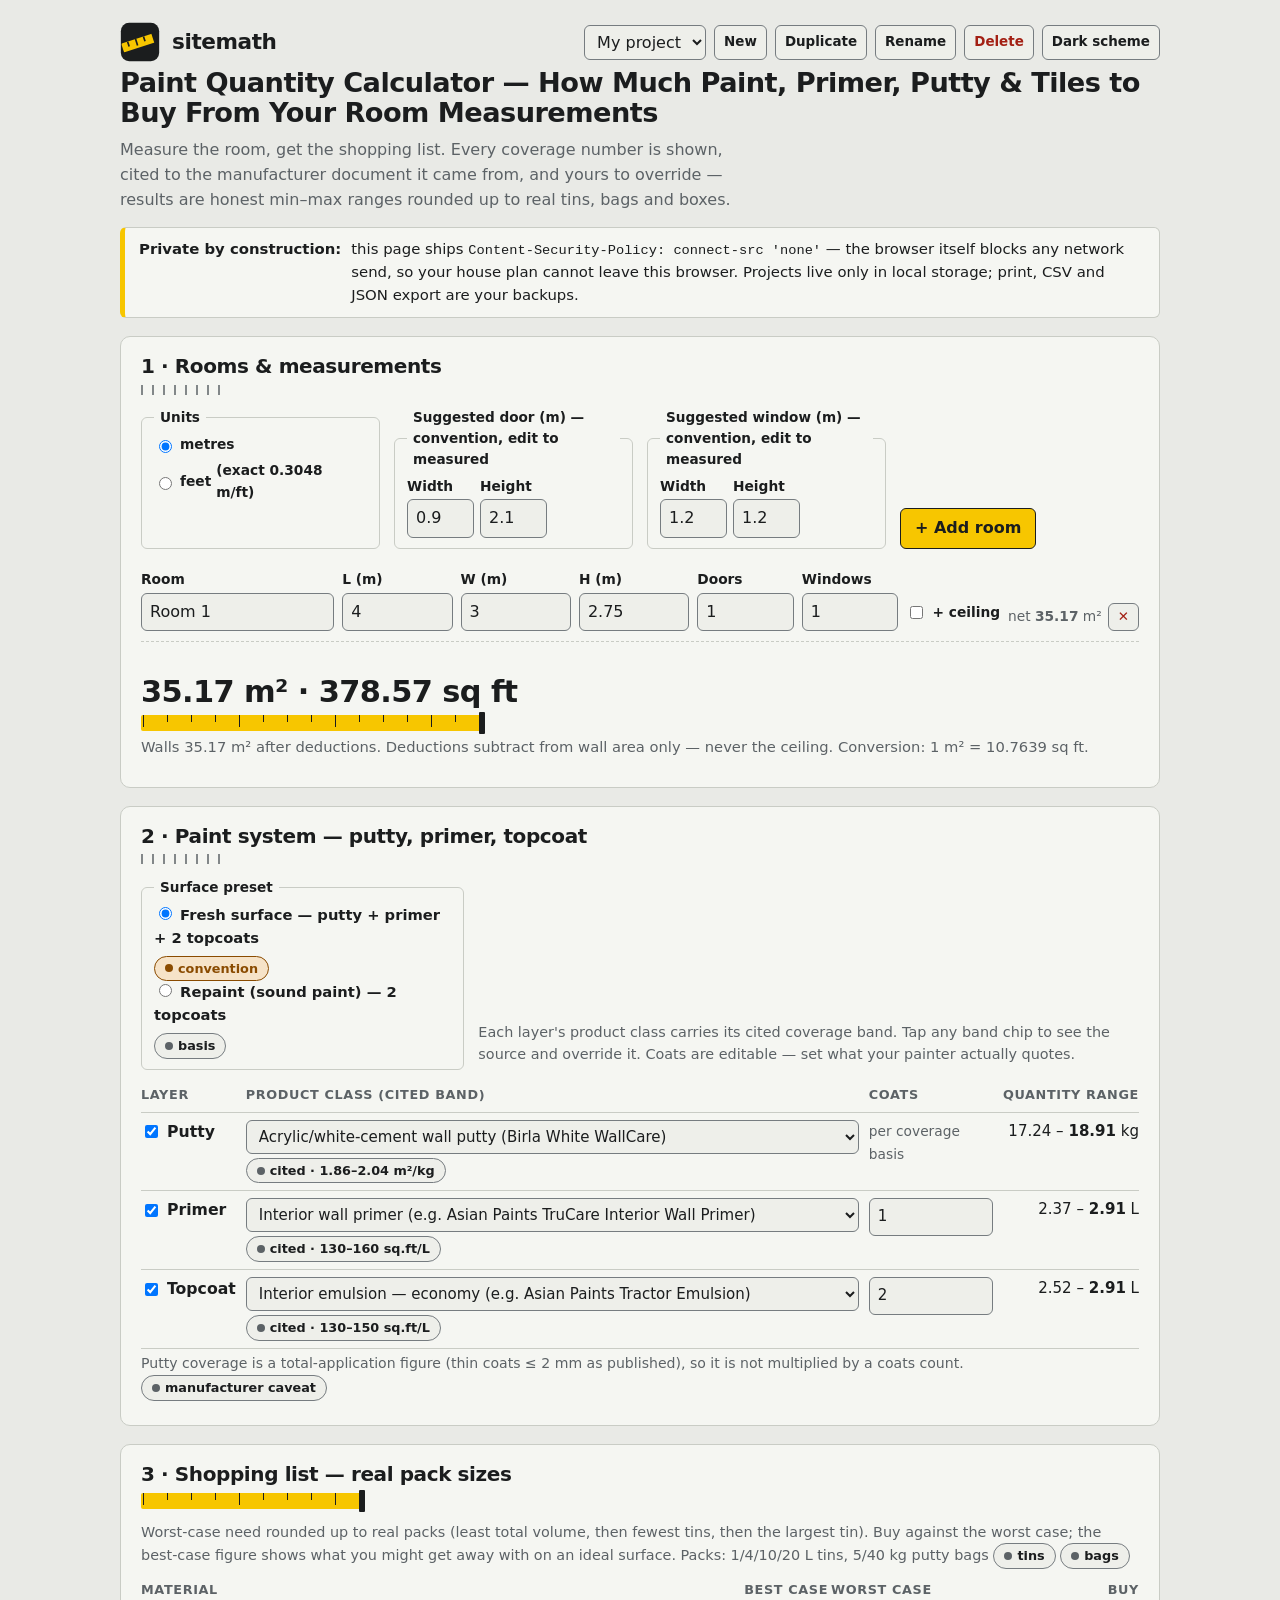
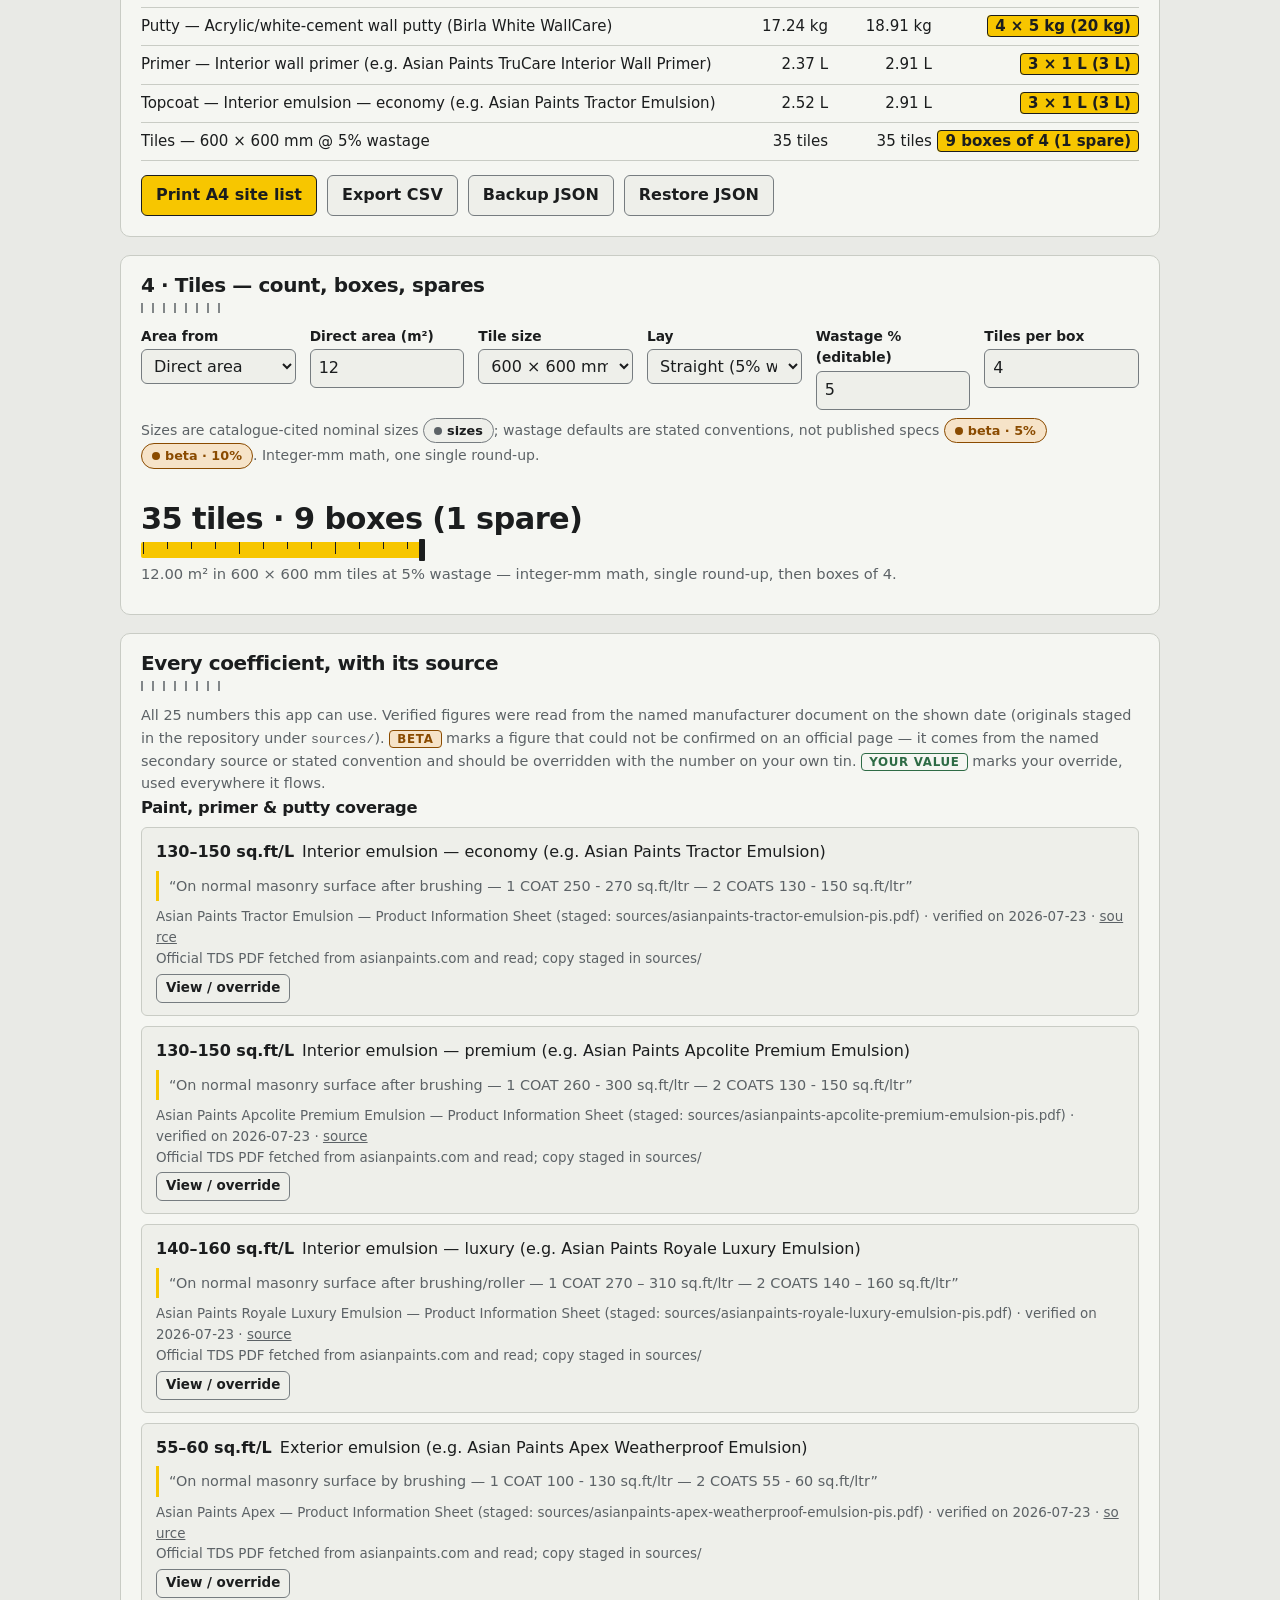
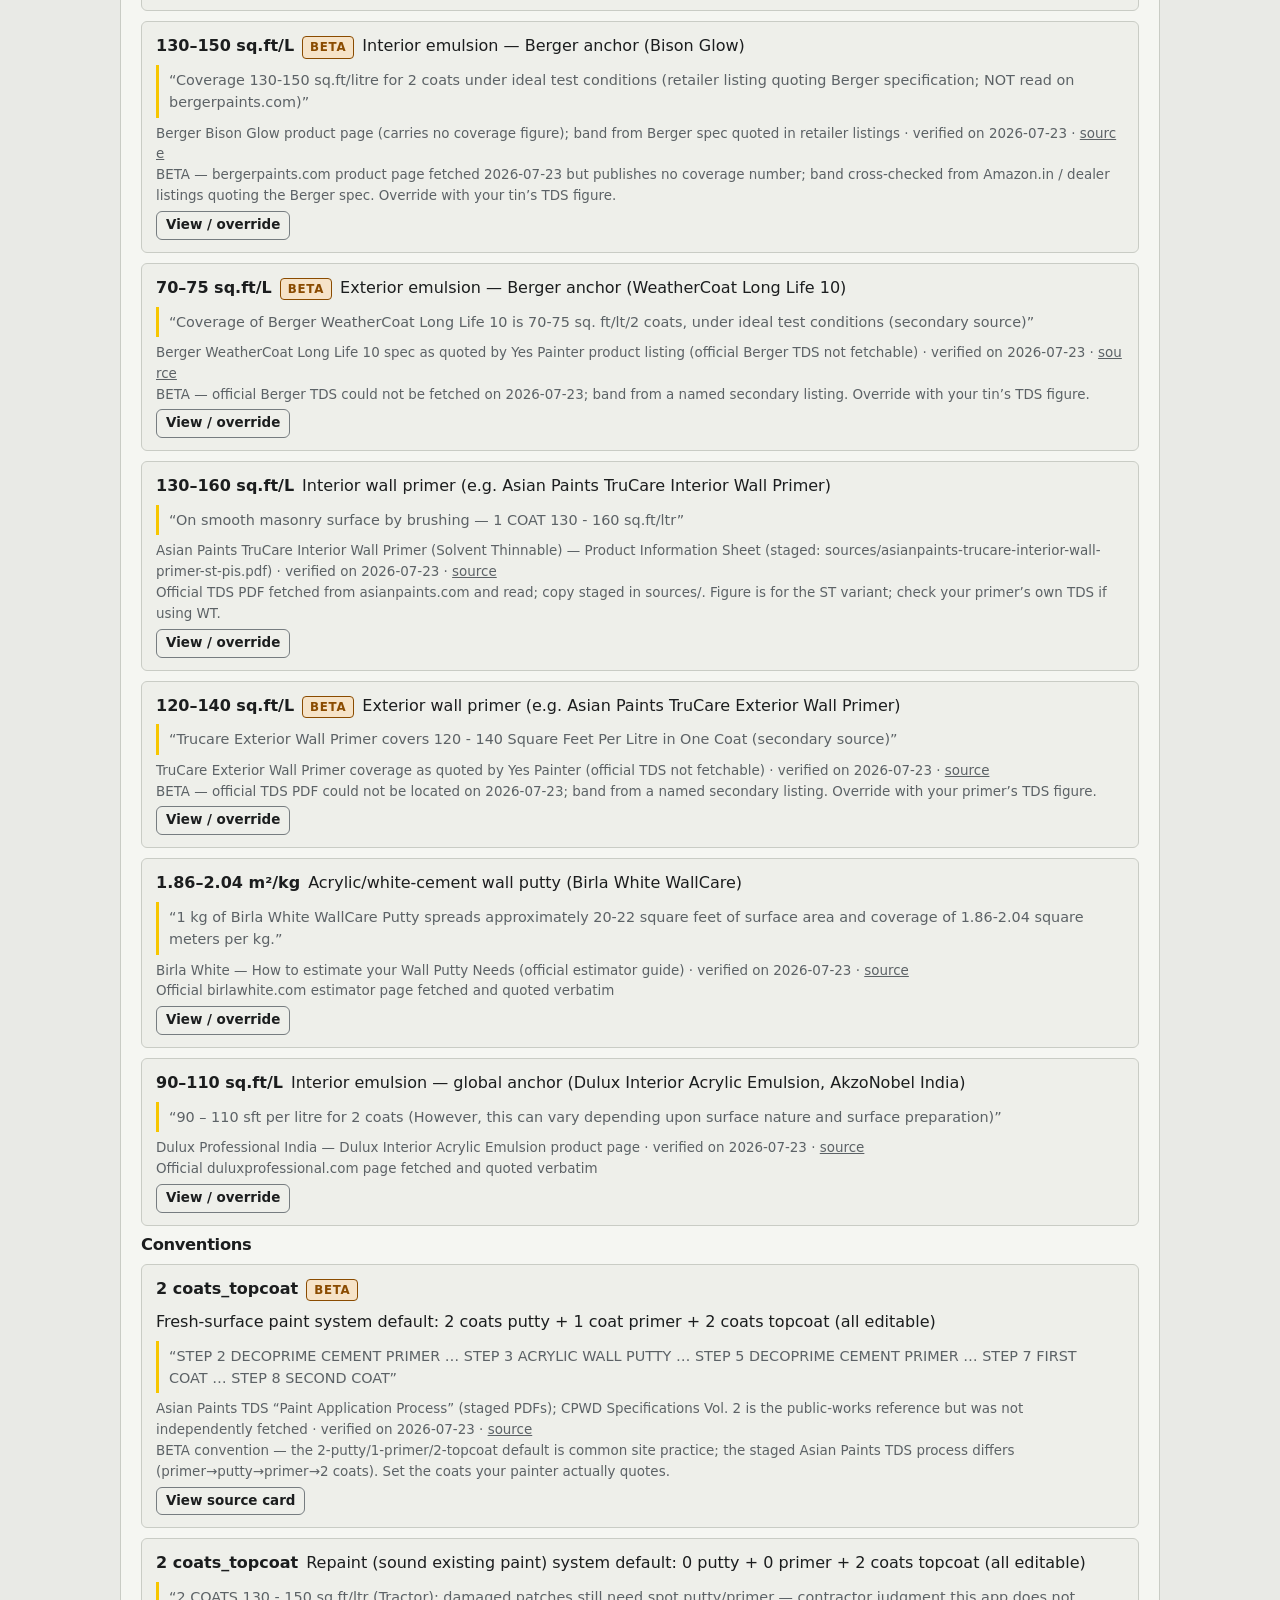
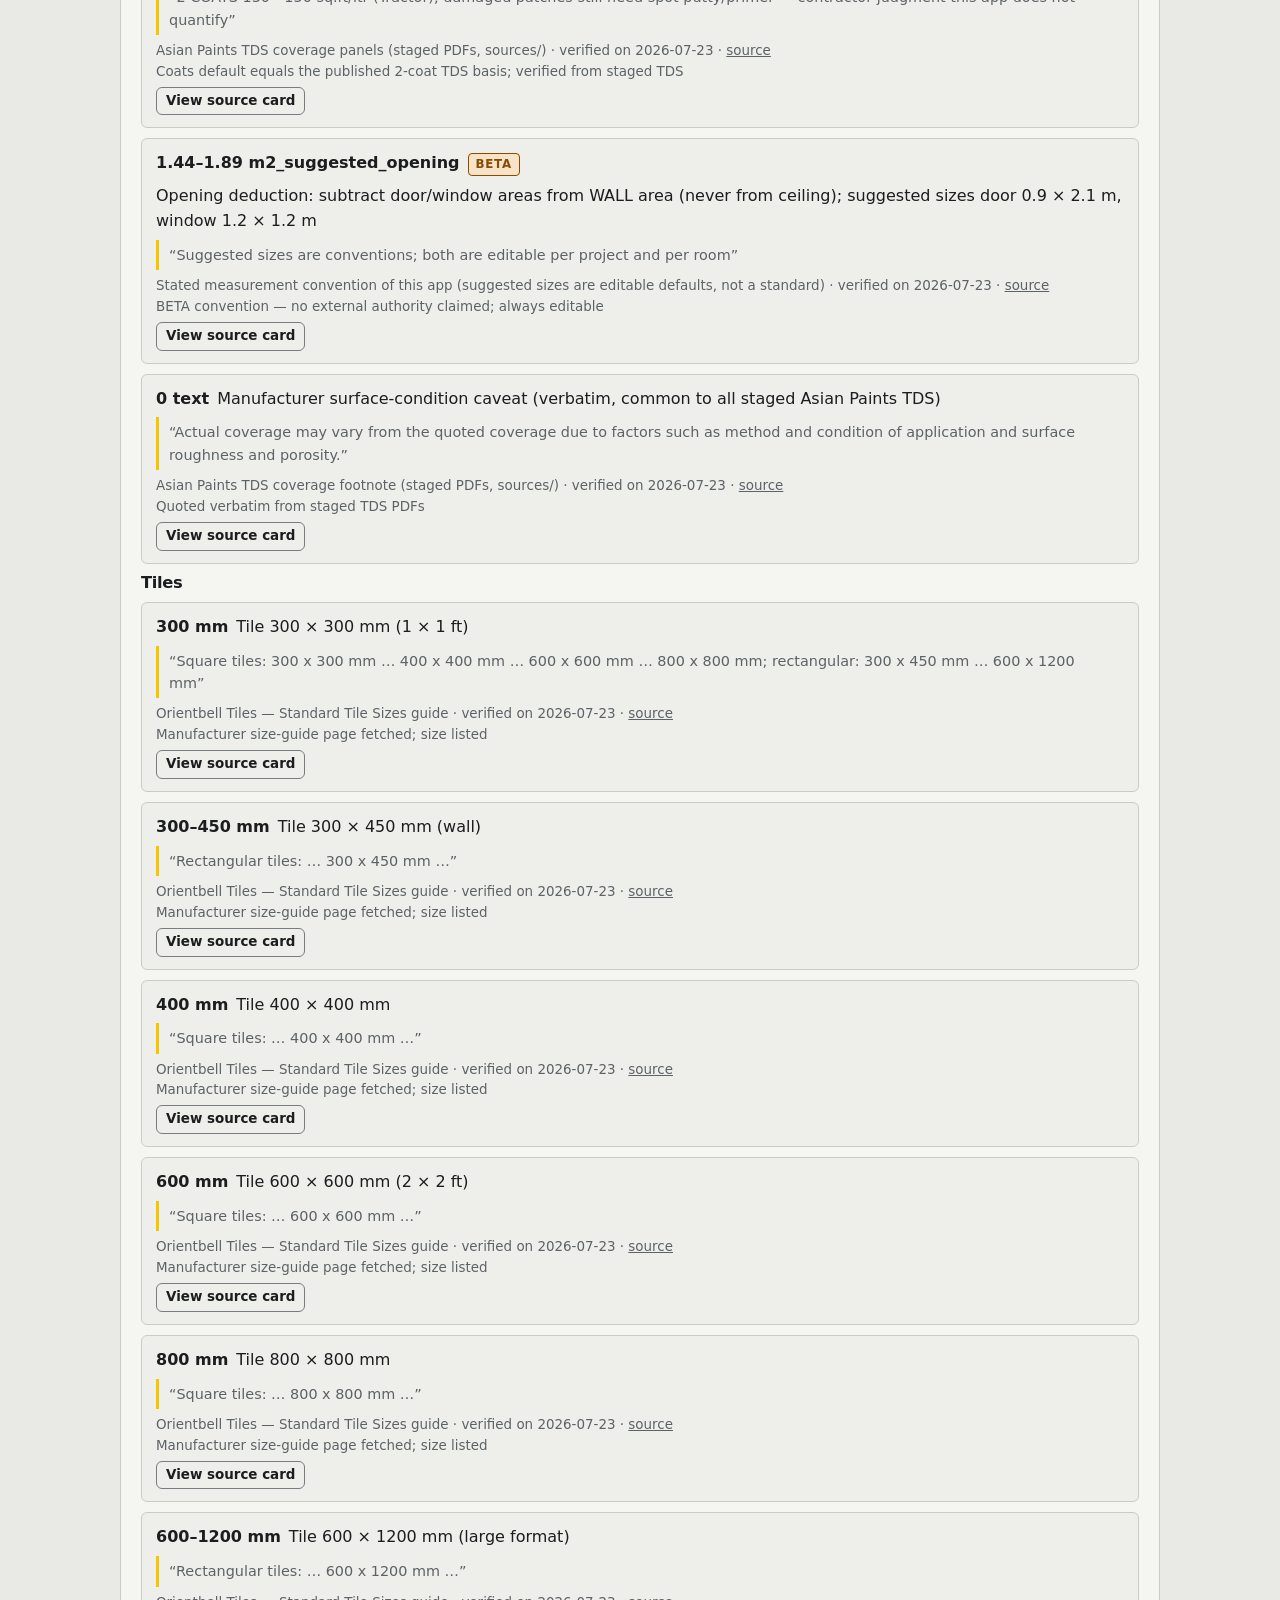
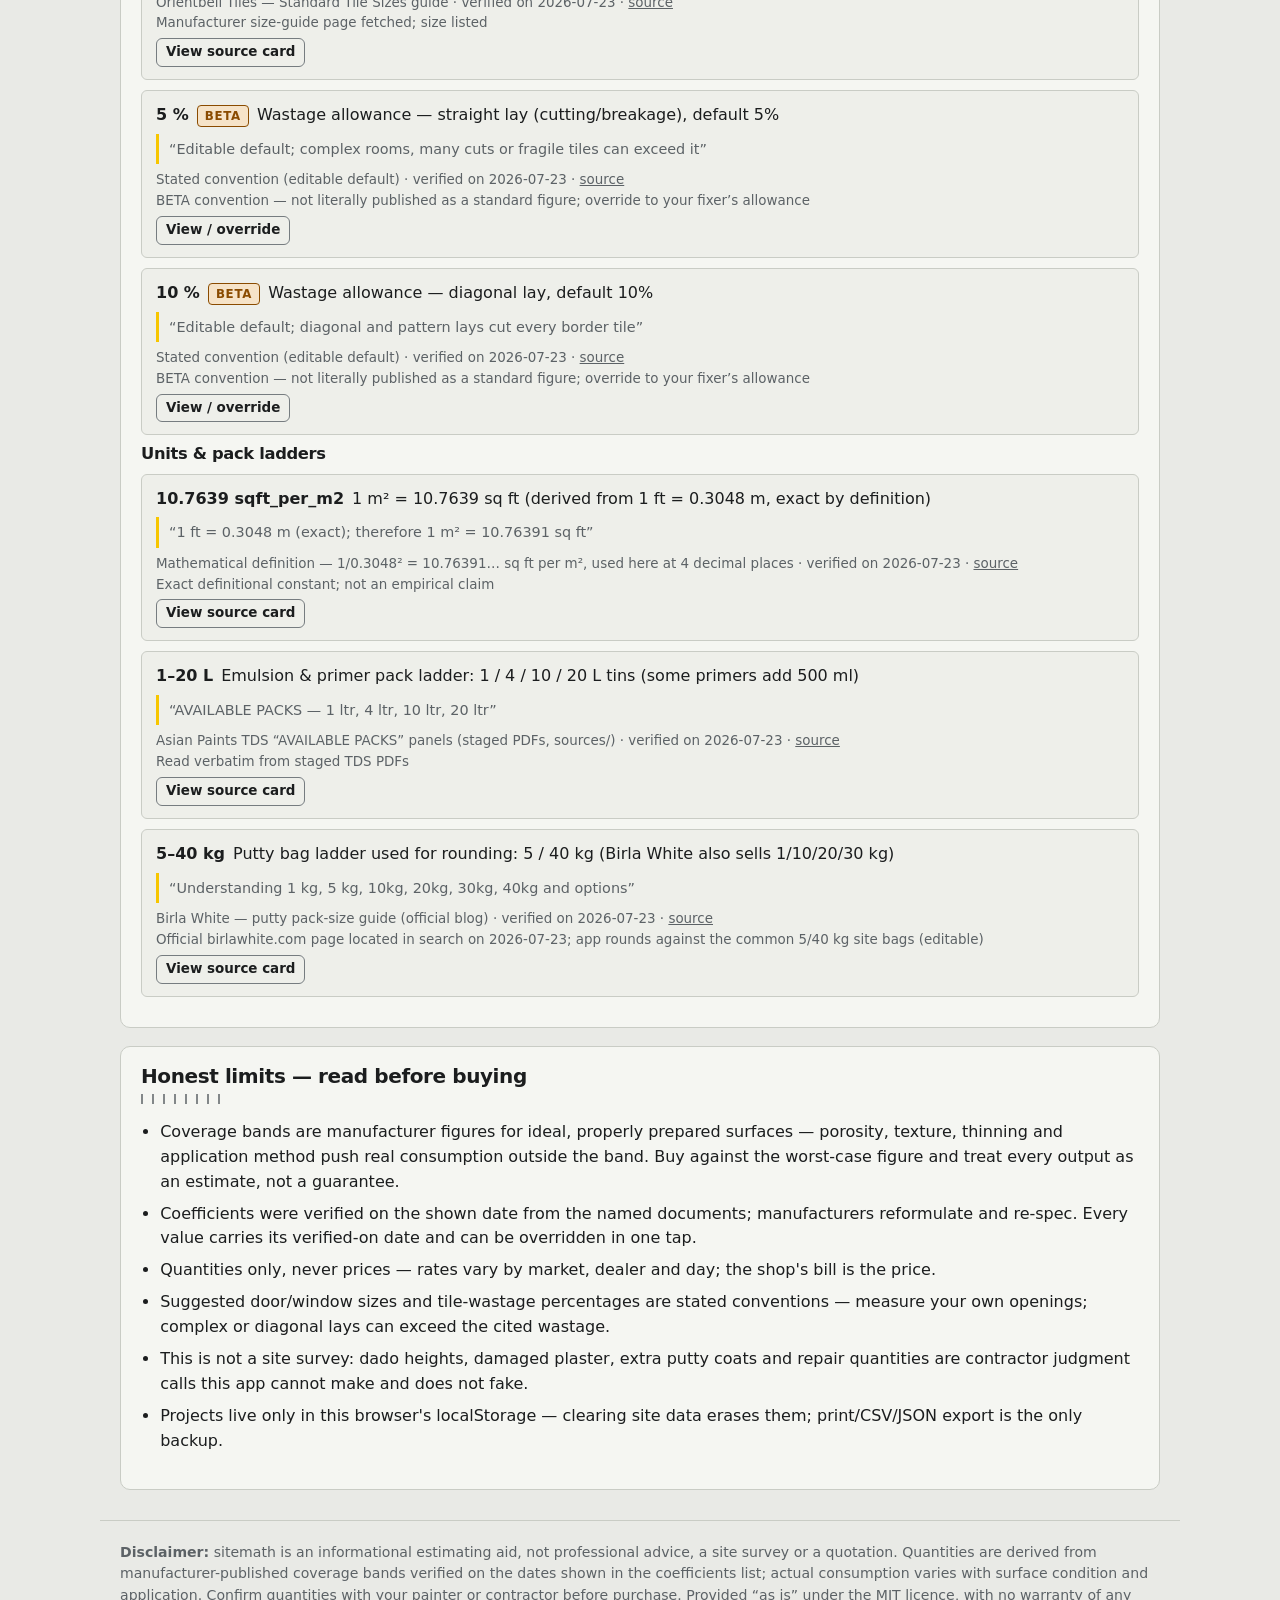
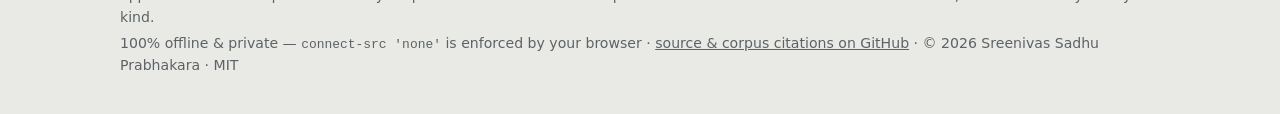
<file: index.html>
<!doctype html>
<html lang="en">
<head>
  <meta charset="utf-8">
  <meta name="viewport" content="width=device-width, initial-scale=1">
  <meta http-equiv="Content-Security-Policy" content="default-src 'self'; connect-src 'none'; img-src 'self' data:; base-uri 'none'; form-action 'none'; frame-ancestors 'none'; object-src 'none'">
  <title>sitemath — paint quantity calculator: paint, primer, putty &amp; tiles from room measurements</title>
  <meta name="description" content="Free paint quantity calculator: turn room measurements into litres of paint, primer, putty kg and tile counts — every coverage number cited to its TDS, overridable, rounded to real pack sizes. Works offline; nothing leaves your browser.">
  <meta name="color-scheme" content="light dark">
  <link rel="canonical" href="https://sreenivas-sadhu-prabhakara.github.io/sitemath/">
  <meta name="robots" content="index, follow, max-image-preview:large">
  <meta name="author" content="Sreenivas Sadhu Prabhakara">
  <meta name="keywords" content="paint quantity calculator, how much paint do I need, paint calculator India, wall putty calculator, primer quantity, tile calculator, tiles per box, paint coverage per litre, room paint estimate, Asian Paints coverage, painting material list">
  <meta name="theme-color" content="#17191B" media="(prefers-color-scheme: dark)">
  <meta name="theme-color" content="#E9EAE6" media="(prefers-color-scheme: light)">

  <!-- Open Graph -->
  <meta property="og:type" content="website">
  <meta property="og:site_name" content="sitemath">
  <meta property="og:title" content="sitemath — paint quantity calculator: paint, primer, putty &amp; tiles from room measurements">
  <meta property="og:description" content="Measure the room, get the shopping list — litres, kg and tile boxes in real pack sizes, every coverage number shown, cited and yours to override. Nothing leaves your browser.">
  <meta property="og:url" content="https://sreenivas-sadhu-prabhakara.github.io/sitemath/">
  <meta property="og:locale" content="en_IN">
  <meta property="og:image" content="https://sreenivas-sadhu-prabhakara.github.io/sitemath/og-image.png">
  <meta property="og:image:width" content="1200">
  <meta property="og:image:height" content="630">
  <meta property="og:image:alt" content="sitemath — measure the room, get the shopping list">

  <!-- Twitter -->
  <meta name="twitter:card" content="summary_large_image">
  <meta name="twitter:title" content="sitemath — paint quantity calculator: paint, primer, putty &amp; tiles from room measurements">
  <meta name="twitter:description" content="Measure the room, get the shopping list — litres, kg and tile boxes in real pack sizes, every coverage number cited and overridable. Nothing leaves your browser.">
  <meta name="twitter:image" content="https://sreenivas-sadhu-prabhakara.github.io/sitemath/og-image.png">
  <meta name="twitter:image:alt" content="sitemath — measure the room, get the shopping list">

  <link rel="stylesheet" href="styles.css">
  <link rel="icon" href="favicon.svg" type="image/svg+xml">
  <link rel="apple-touch-icon" href="apple-touch-icon.png">
  <link rel="manifest" href="manifest.webmanifest">

  <script type="application/ld+json">
  {
    "@context": "https://schema.org",
    "@type": "WebApplication",
    "name": "sitemath",
    "description": "A paint quantity calculator that turns room measurements into a buy-this-much material list: litres of paint and primer, kg of putty and tile counts, computed from manufacturer-published coverage bands, every coefficient cited and user-overridable, rounded up to real pack sizes.",
    "url": "https://sreenivas-sadhu-prabhakara.github.io/sitemath/",
    "applicationCategory": "UtilitiesApplication",
    "operatingSystem": "Any (modern web browser)",
    "browserRequirements": "Requires a modern web browser with JavaScript enabled.",
    "isAccessibleForFree": true,
    "offers": { "@type": "Offer", "price": "0", "priceCurrency": "INR" },
    "license": "https://opensource.org/licenses/MIT",
    "author": { "@type": "Person", "name": "Sreenivas Sadhu Prabhakara" },
    "softwareVersion": "0.1.0",
    "featureList": [
      "Room measurer with m/ft toggle, door/window deductions and ceiling toggle",
      "Paint, primer and putty quantities as honest min–max ranges from cited TDS coverage bands",
      "Every coefficient tap-to-source with verified-on date and one-tap override",
      "Pack-fill minimizer rounds worst-case quantities to real 1/4/10/20 L tins and 5/40 kg bags",
      "Tile counts with wastage and box-of-N math in exact integer-mm arithmetic",
      "A4 print site list, RFC-4180 CSV export and full JSON backup — all local, no network"
    ]
  }
  </script>
  <script type="application/ld+json">
  {
    "@context": "https://schema.org",
    "@type": "FAQPage",
    "mainEntity": [
      {
        "@type": "Question",
        "name": "How much paint do I need for a 12 × 10 ft room?",
        "acceptedAnswer": {
          "@type": "Answer",
          "text": "Measure length, width and height, subtract door and window areas, then divide the wall area by the paint's published coverage. A 12 × 10 ft room with 9 ft walls has roughly 36–37 m² of wall before deductions; at a typical interior emulsion band of 130–150 sq.ft per litre for 2 coats you would buy around 3–4 litres of topcoat, plus primer and putty. sitemath does this arithmetic with the exact cited band of the product class you pick and rounds up to real tin sizes."
        }
      },
      {
        "@type": "Question",
        "name": "Why does sitemath show a range instead of one number?",
        "acceptedAnswer": {
          "@type": "Answer",
          "text": "Because manufacturers publish coverage as a band (for example 130–150 sq.ft/ltr for 2 coats), and real consumption depends on surface porosity, texture and application. One precise-looking number would be fake precision. sitemath shows the honest min–max range and recommends buying against the worst case."
        }
      },
      {
        "@type": "Question",
        "name": "Does my room data leave the browser? Does sitemath work offline?",
        "acceptedAnswer": {
          "@type": "Answer",
          "text": "No data ever leaves your browser and yes, it works fully offline. The page ships a Content-Security-Policy of connect-src 'none', which makes the browser itself block any network send — the privacy is enforced, not promised. Projects are saved only in your browser's localStorage, with print, CSV and JSON export as your backups."
        }
      },
      {
        "@type": "Question",
        "name": "How many tiles do I need per square metre and how many boxes should I buy?",
        "acceptedAnswer": {
          "@type": "Answer",
          "text": "Divide the floor area by one tile's area, add a wastage allowance (commonly 5% for straight lay, about 10% for diagonal), round up once, then divide by the tiles-per-box printed on the carton and round up again. sitemath does this in exact integer-millimetre arithmetic with a single round-up, so 4.0 × 3.0 m in 600 × 600 mm tiles at 5% wastage is exactly 35 tiles — 9 boxes of 4 with 1 spare."
        }
      }
    ]
  }
  </script>
</head>
<body>
  <a class="skip-link" href="#main">Skip to the calculator</a>

  <header class="site">
    <div class="brand">
      <svg width="40" height="40" viewBox="0 0 48 48" aria-hidden="true">
        <rect x="1" y="1" width="46" height="46" rx="10" fill="#1B1D1E"/>
        <g transform="rotate(-18 24 24)">
          <rect x="2" y="19" width="40" height="11" rx="1.5" fill="#F7C600"/>
          <rect x="40" y="16" width="4" height="17" rx="1" fill="#1B1D1E"/>
          <rect x="9"  y="19" width="2" height="6" fill="#1B1D1E"/>
          <rect x="19" y="19" width="2" height="8" fill="#1B1D1E"/>
          <rect x="29" y="19" width="2" height="6" fill="#1B1D1E"/>
        </g>
      </svg>
      <span class="wordmark">sitemath</span>
    </div>
    <div class="head-actions">
      <label class="visually-hidden" for="projectSelect">Project</label>
      <select id="projectSelect" class="u-wauto"></select>
      <button id="btnNewProject" class="small" type="button">New</button>
      <button id="btnDupProject" class="small" type="button">Duplicate</button>
      <button id="btnRenameProject" class="small" type="button">Rename</button>
      <button id="btnDeleteProject" class="small danger" type="button">Delete</button>
      <button id="btnTheme" class="small" type="button" aria-pressed="false">Dark scheme</button>
    </div>
  </header>

  <main id="main">
    <h1>Paint Quantity Calculator — How Much Paint, Primer, Putty &amp; Tiles to Buy From Your Room Measurements</h1>
    <p class="lede">Measure the room, get the shopping list. Every coverage number is shown, cited to the
    manufacturer document it came from, and yours to override — results are honest min–max ranges rounded
    up to real tins, bags and boxes.</p>

    <p class="banner"><strong>Private by construction:</strong><span>this page ships
    <code>Content-Security-Policy: connect-src 'none'</code> — the browser itself blocks any network send,
    so your house plan cannot leave this browser. Projects live only in local storage; print, CSV and JSON
    export are your backups.</span></p>

    <!-- ================= rooms ================= -->
    <section class="card" id="rooms" aria-labelledby="roomsH">
      <h2 id="roomsH">1 · Rooms &amp; measurements</h2>
      <div class="tick-run" aria-hidden="true"></div>

      <div class="grid cols-4 mb10">
        <fieldset>
          <legend>Units</legend>
          <label class="inline-check"><input type="radio" name="unit" value="m" checked> metres</label>
          <label class="inline-check"><input type="radio" name="unit" value="ft"> feet <span class="num">(exact 0.3048 m/ft)</span></label>
        </fieldset>
        <fieldset>
          <legend>Suggested door (m) — convention, edit to measured</legend>
          <div class="grid cols-3 gap6">
            <div><label for="doorW">Width</label><input id="doorW" type="number" step="0.05" min="0" value="0.9"></div>
            <div><label for="doorH">Height</label><input id="doorH" type="number" step="0.05" min="0" value="2.1"></div>
          </div>
        </fieldset>
        <fieldset>
          <legend>Suggested window (m) — convention, edit to measured</legend>
          <div class="grid cols-3 gap6">
            <div><label for="winW">Width</label><input id="winW" type="number" step="0.05" min="0" value="1.2"></div>
            <div><label for="winH">Height</label><input id="winH" type="number" step="0.05" min="0" value="1.2"></div>
          </div>
        </fieldset>
        <div class="self-end">
          <button id="btnAddRoom" class="cta" type="button">+ Add room</button>
        </div>
      </div>

      <div id="roomList" role="group" aria-label="Rooms"></div>

      <div class="readout" aria-live="polite">
        <div class="big" id="netAreaReadout">0.00 m²</div>
        <div class="tape-blade w340" aria-hidden="true"></div>
        <p class="sub" id="netAreaSub">Net paintable area (walls after door/window deductions, plus any ceilings). Deductions subtract from wall area only — never the ceiling.</p>
      </div>
    </section>

    <!-- ================= paint system ================= -->
    <section class="card" id="paint" aria-labelledby="paintH">
      <h2 id="paintH">2 · Paint system — putty, primer, topcoat</h2>
      <div class="tick-run" aria-hidden="true"></div>

      <div class="grid cols-3 mb8">
        <fieldset>
          <legend>Surface preset</legend>
          <div class="choice-row">
            <label class="m0"><input type="radio" name="preset" value="fresh" checked> Fresh surface — putty + primer + 2 topcoats</label>
            <button class="chip beta" type="button" data-src="conv_fresh_system"><span class="dot"></span>convention</button>
          </div>
          <div class="choice-row">
            <label class="m0"><input type="radio" name="preset" value="repaint"> Repaint (sound paint) — 2 topcoats</label>
            <button class="chip" type="button" data-src="conv_repaint_system"><span class="dot"></span>basis</button>
          </div>
        </fieldset>
        <p class="sub note span2">
          Each layer's product class carries its cited coverage band. Tap any
          band chip to see the source and override it. Coats are editable —
          set what your painter actually quotes.</p>
      </div>

      <div class="scroll-x">
      <table id="layerTable">
        <thead>
          <tr><th>Layer</th><th>Product class (cited band)</th><th>Coats</th><th class="qty">Quantity range</th></tr>
        </thead>
        <tbody></tbody>
      </table>
      </div>
      <p class="sub note-sm">
        Putty coverage is a total-application figure (thin coats ≤ 2 mm as published), so it is not multiplied
        by a coats count. <button class="chip" type="button" data-src="conv_tds_caveat"><span class="dot"></span>manufacturer caveat</button>
      </p>
    </section>

    <!-- ================= shopping list ================= -->
    <section class="card" id="shopping" aria-labelledby="shopH">
      <h2 id="shopH">3 · Shopping list — real pack sizes</h2>
      <div class="tape-blade w220 mb12" aria-hidden="true"></div>
      <p class="sub note">Worst-case need rounded up to real packs
        (least total volume, then fewest tins, then the largest tin). Buy against the worst case; the
        best-case figure shows what you might get away with on an ideal surface.
        Packs: <span class="num">1/4/10/20 L</span> tins, <span class="num">5/40 kg</span> putty bags
        <button class="chip" type="button" data-src="pack_emulsion"><span class="dot"></span>tins</button>
        <button class="chip" type="button" data-src="pack_putty"><span class="dot"></span>bags</button>
      </p>
      <div class="scroll-x">
      <table id="shopTable">
        <thead>
          <tr><th>Material</th><th class="qty">Best case</th><th class="qty">Worst case</th><th class="qty">Buy</th></tr>
        </thead>
        <tbody></tbody>
      </table>
      </div>
      <div class="btnrow no-print">
        <button id="btnPrint" class="cta" type="button">Print A4 site list</button>
        <button id="btnCsv" type="button">Export CSV</button>
        <button id="btnBackup" type="button">Backup JSON</button>
        <button id="btnRestore" type="button">Restore JSON</button>
        <input id="fileRestore" type="file" accept="application/json" class="visually-hidden" aria-hidden="true" tabindex="-1">
      </div>
    </section>

    <!-- ================= tiles ================= -->
    <section class="card" id="tiles" aria-labelledby="tilesH">
      <h2 id="tilesH">4 · Tiles — count, boxes, spares</h2>
      <div class="tick-run" aria-hidden="true"></div>
      <div class="grid cols-6">
        <div>
          <label for="tileSource">Area from</label>
          <select id="tileSource"></select>
        </div>
        <div>
          <label for="tileArea">Direct area (m²)</label>
          <input id="tileArea" type="number" step="0.01" min="0" value="12">
        </div>
        <div>
          <label for="tileSize">Tile size</label>
          <select id="tileSize"></select>
        </div>
        <div id="customTileWrap" hidden>
          <label for="tileCustomL">Custom mm (L × W)</label>
          <div class="row4">
            <input id="tileCustomL" type="number" step="1" min="10" value="600" aria-label="Custom tile length in mm">
            <input id="tileCustomW" type="number" step="1" min="10" value="600" aria-label="Custom tile width in mm">
          </div>
        </div>
        <div>
          <label for="tileLay">Lay</label>
          <select id="tileLay">
            <option value="straight">Straight (5% wastage)</option>
            <option value="diagonal">Diagonal (10% wastage)</option>
          </select>
        </div>
        <div>
          <label for="tileWastage">Wastage % (editable)</label>
          <input id="tileWastage" type="number" step="0.5" min="0" max="50" value="5">
        </div>
        <div>
          <label for="tileBox">Tiles per box</label>
          <input id="tileBox" type="number" step="1" min="1" value="4">
        </div>
      </div>
      <p class="sub note-sm mt8">
        Sizes are catalogue-cited nominal sizes
        <button class="chip" type="button" data-src="tile_600x600"><span class="dot"></span>sizes</button>;
        wastage defaults are stated conventions, not published specs
        <button class="chip beta" type="button" data-src="tile_wastage_straight"><span class="dot"></span>beta · 5%</button>
        <button class="chip beta" type="button" data-src="tile_wastage_diagonal"><span class="dot"></span>beta · 10%</button>.
        Integer-mm math, one single round-up.
      </p>
      <div class="readout" aria-live="polite">
        <div class="big" id="tileReadout">—</div>
        <div class="tape-blade w280" aria-hidden="true"></div>
        <p class="sub" id="tileSub"></p>
      </div>
    </section>

    <!-- ================= coefficients ================= -->
    <section class="card" id="coeffs" aria-labelledby="coeffH">
      <h2 id="coeffH">Every coefficient, with its source</h2>
      <div class="tick-run" aria-hidden="true"></div>
      <p class="sub note">All <span class="num" id="coeffCount"></span> numbers this
      app can use. Verified figures were read from the named manufacturer document on the shown date
      (originals staged in the repository under <code>sources/</code>). <span class="badge-beta">beta</span>
      marks a figure that could not be confirmed on an official page — it comes from the named secondary
      source or stated convention and should be overridden with the number on your own tin.
      <span class="badge-yours">your value</span> marks your override, used everywhere it flows.</p>
      <div id="coeffList"></div>
    </section>

    <!-- ================= honest limits ================= -->
    <section class="card" id="limits" aria-labelledby="limitsH">
      <h2 id="limitsH">Honest limits — read before buying</h2>
      <div class="tick-run" aria-hidden="true"></div>
      <ul class="limits">
        <li>Coverage bands are manufacturer figures for ideal, properly prepared surfaces — porosity,
          texture, thinning and application method push real consumption outside the band. Buy against the
          worst-case figure and treat every output as an estimate, not a guarantee.</li>
        <li>Coefficients were verified on the shown date from the named documents; manufacturers reformulate
          and re-spec. Every value carries its verified-on date and can be overridden in one tap.</li>
        <li>Quantities only, never prices — rates vary by market, dealer and day; the shop's bill is the price.</li>
        <li>Suggested door/window sizes and tile-wastage percentages are stated conventions — measure your
          own openings; complex or diagonal lays can exceed the cited wastage.</li>
        <li>This is not a site survey: dado heights, damaged plaster, extra putty coats and repair
          quantities are contractor judgment calls this app cannot make and does not fake.</li>
        <li>Projects live only in this browser's localStorage — clearing site data erases them;
          print/CSV/JSON export is the only backup.</li>
      </ul>
    </section>
  </main>

  <!-- source / override dialog -->
  <dialog id="srcDialog" aria-labelledby="srcTitle">
    <h3 id="srcTitle"></h3>
    <div id="srcBody"></div>
    <form method="dialog" class="dlg-actions">
      <button id="btnClearOverride" type="button" class="small danger" hidden>Remove my override</button>
      <button id="btnApplyOverride" type="button" class="small cta" hidden>Use my value</button>
      <button class="small" value="close">Close</button>
    </form>
  </dialog>

  <footer class="site">
    <p><strong>Disclaimer:</strong> sitemath is an informational estimating aid, not professional advice, a
    site survey or a quotation. Quantities are derived from manufacturer-published coverage bands verified on
    the dates shown in the coefficients list; actual consumption varies with surface condition and
    application. Confirm quantities with your painter or contractor before purchase. Provided “as is” under
    the MIT licence, with no warranty of any kind.</p>
    <p>100% offline &amp; private — <code>connect-src 'none'</code> is enforced by your browser ·
    <a href="https://github.com/Sreenivas-Sadhu-Prabhakara/sitemath">source &amp; corpus citations on GitHub</a> ·
    © 2026 Sreenivas Sadhu Prabhakara · MIT</p>
  </footer>

  <script src="data/coeffs.js"></script>
  <script src="data/engine.js"></script>
  <script src="app.js"></script>
</body>
</html>
</file>
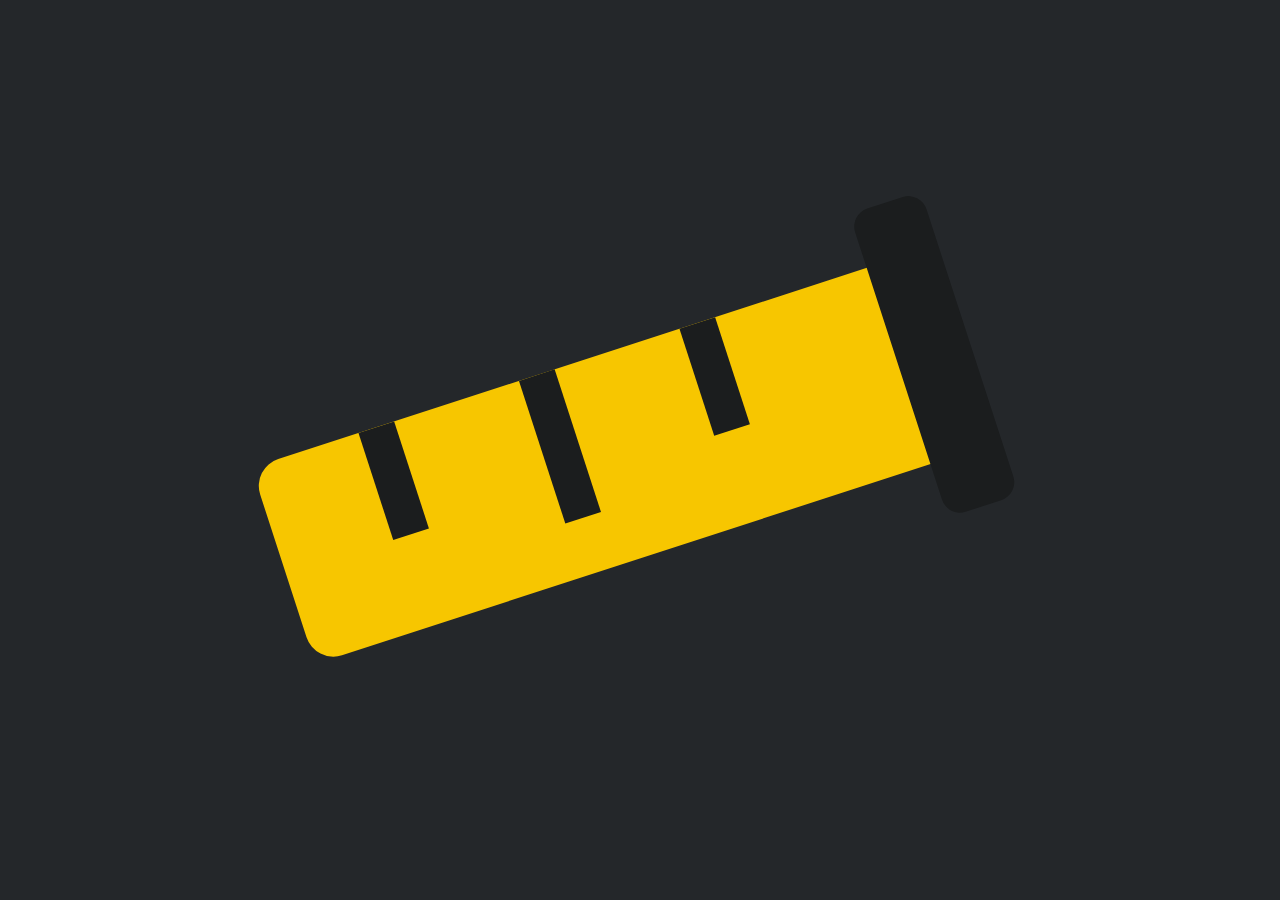
<file: assets/icon.html>
<!doctype html>
<html lang="en">
<head>
<meta charset="utf-8">
<style>
  * { box-sizing: border-box; margin: 0; padding: 0; }
  html, body { width: 100%; height: 100%; overflow: hidden; background: #24272A; }
  body { display: grid; place-items: center; }
  /* 12% safe padding each side — mark fills the middle 76vmin */
  .mark { width: 100vmin; height: 100vmin; display: block; }
</style>
</head>
<body>
  <svg class="mark" viewBox="0 0 48 48" aria-hidden="true">
    <rect x="0" y="0" width="48" height="48" fill="#24272A"/>
    <g transform="rotate(-18 24 24)">
      <rect x="4" y="18.5" width="37" height="11" rx="1.5" fill="#F7C600"/>
      <rect x="38.5" y="15.5" width="4" height="17" rx="1" fill="#1B1D1E"/>
      <rect x="10" y="18.5" width="2" height="6" fill="#1B1D1E"/>
      <rect x="19" y="18.5" width="2" height="8" fill="#1B1D1E"/>
      <rect x="28" y="18.5" width="2" height="6" fill="#1B1D1E"/>
    </g>
  </svg>
</body>
</html>
</file>
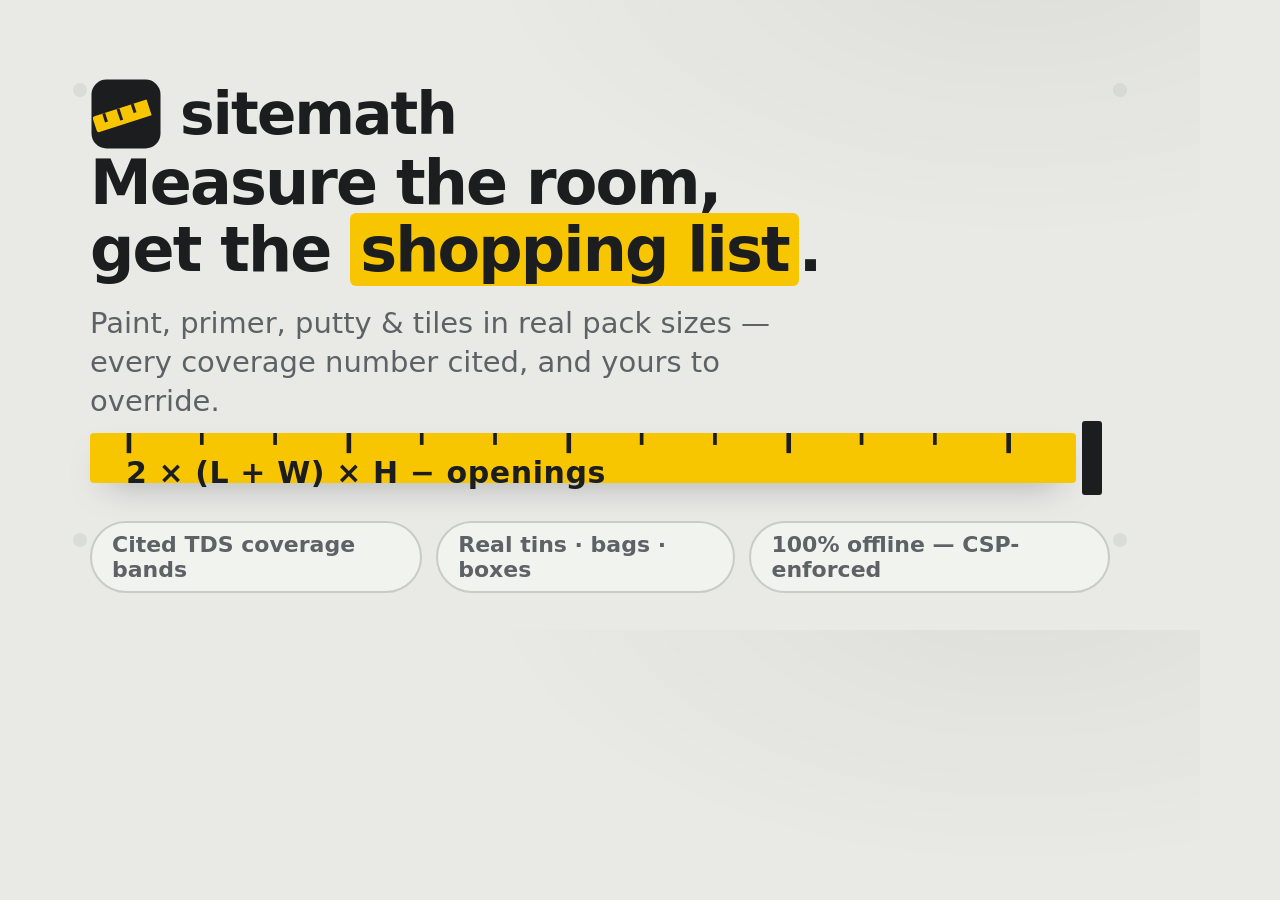
<file: assets/og.html>
<!doctype html>
<html lang="en">
<head>
<meta charset="utf-8">
<style>
  :root {
    --ground: #E9EAE6;
    --ink: #1B1D1E;
    --muted: #5C6266;
    --tape: #F7C600;
    --sans: system-ui, -apple-system, "Segoe UI", Roboto, "Noto Sans", Helvetica, Arial, sans-serif;
  }
  * { box-sizing: border-box; margin: 0; padding: 0; }
  html, body { width: 1200px; height: 630px; overflow: hidden; }
  body {
    position: relative;
    background:
      radial-gradient(900px 500px at 85% -10%, rgba(27,29,30,0.06), transparent 60%),
      var(--ground);
    font-family: var(--sans);
    color: var(--ink);
    -webkit-font-smoothing: antialiased;
  }
  /* faint concrete form-tie dots */
  .ties { position: absolute; inset: 0; opacity: .45; }
  .ties circle { fill: #C9CCC5; }

  .frame {
    position: absolute; inset: 0;
    padding: 78px 90px 70px;
    display: flex; flex-direction: column; justify-content: space-between;
  }
  .brand { display: flex; align-items: center; gap: 18px; }
  .wordmark { font-size: 58px; font-weight: 800; letter-spacing: -0.03em; }
  .headline { max-width: 980px; }
  .headline h1 {
    font-size: 62px; font-weight: 800; letter-spacing: -0.03em; line-height: 1.08;
  }
  .headline p {
    margin-top: 20px;
    font-size: 29px; color: var(--muted); font-weight: 500;
    max-width: 40ch; line-height: 1.35;
  }
  .headline .hl { background: var(--tape); padding: 0 10px; border-radius: 6px; }

  /* THE tape blade with hook, running across the concrete field */
  .tapewrap { position: relative; height: 74px; }
  .tape {
    position: absolute; left: 0; right: 34px; top: 12px; height: 50px;
    background: var(--tape);
    border-radius: 4px;
    box-shadow: 0 14px 34px -18px rgba(27,29,30,.55);
  }
  .tape .ticks { position: absolute; inset: 0; }
  .hook {
    position: absolute; right: 8px; top: 0; width: 20px; height: 74px;
    background: var(--ink); border-radius: 3px;
  }
  .stamp {
    position: absolute; left: 36px; top: 22px;
    font-size: 30px; font-weight: 800; letter-spacing: .02em;
    color: var(--ink); font-variant-numeric: tabular-nums;
  }
  .chips { display: flex; gap: 14px; margin-top: 26px; }
  .chip {
    font-size: 22px; font-weight: 600; color: var(--muted);
    border: 2px solid #C9CCC5; border-radius: 999px;
    padding: 9px 20px; background: rgba(245,246,242,.75);
  }
</style>
</head>
<body>
  <svg class="ties" viewBox="0 0 1200 630" aria-hidden="true">
    <circle cx="80" cy="90" r="7"/><circle cx="1120" cy="90" r="7"/>
    <circle cx="80" cy="540" r="7"/><circle cx="1120" cy="540" r="7"/>
  </svg>

  <div class="frame">
    <div class="brand">
      <svg width="72" height="72" viewBox="0 0 48 48" aria-hidden="true">
        <rect x="1" y="1" width="46" height="46" rx="10" fill="#1B1D1E"/>
        <g transform="rotate(-18 24 24)">
          <rect x="2" y="19" width="40" height="11" rx="1.5" fill="#F7C600"/>
          <rect x="40" y="16" width="4" height="17" rx="1" fill="#1B1D1E"/>
          <rect x="9" y="19" width="2" height="6" fill="#1B1D1E"/>
          <rect x="19" y="19" width="2" height="8" fill="#1B1D1E"/>
          <rect x="29" y="19" width="2" height="6" fill="#1B1D1E"/>
        </g>
      </svg>
      <span class="wordmark">sitemath</span>
    </div>

    <div class="headline">
      <h1>Measure the room,<br>get the <span class="hl">shopping list</span>.</h1>
      <p>Paint, primer, putty &amp; tiles in real pack sizes — every coverage number cited, and yours to override.</p>
    </div>

    <div>
      <div class="tapewrap">
        <div class="tape">
          <svg class="ticks" viewBox="0 0 1076 50" preserveAspectRatio="none" aria-hidden="true">
            <g fill="#1B1D1E">
              <rect x="40" y="0" width="5" height="22"/><rect x="120" y="0" width="4" height="13"/>
              <rect x="200" y="0" width="4" height="13"/><rect x="280" y="0" width="5" height="22"/>
              <rect x="360" y="0" width="4" height="13"/><rect x="440" y="0" width="4" height="13"/>
              <rect x="520" y="0" width="5" height="22"/><rect x="600" y="0" width="4" height="13"/>
              <rect x="680" y="0" width="4" height="13"/><rect x="760" y="0" width="5" height="22"/>
              <rect x="840" y="0" width="4" height="13"/><rect x="920" y="0" width="4" height="13"/>
              <rect x="1000" y="0" width="5" height="22"/>
            </g>
          </svg>
          <span class="stamp">2 × (L + W) × H − openings</span>
        </div>
        <div class="hook"></div>
      </div>
      <div class="chips">
        <span class="chip">Cited TDS coverage bands</span>
        <span class="chip">Real tins · bags · boxes</span>
        <span class="chip">100% offline — CSP-enforced</span>
      </div>
    </div>
  </div>
</body>
</html>
</file>
<file: styles.css>
/* ============================================================
   sitemath — concrete grey + safety yellow. The tape blade.
   Light (cast concrete) default; dark (shuttering) scheme.
   System sans only; tabular numerals on every figure.
   ============================================================ */

:root {
  --ground:  #E9EAE6;   /* cast concrete */
  --card:    #F5F6F2;   /* form panel */
  --card2:   #EEEFEA;
  --ink:     #1B1D1E;   /* carbon */
  --muted:   #5C6266;   /* rebar grey, darkened for AA small text */
  --line:    #C9CCC5;   /* decorative hairline (card edges, row separators) */
  --control-line: #767C80; /* rebar grey — interactive control boundary, AA 1.4.11 (≥3:1) */
  --tape:    #F7C600;   /* safety yellow — tape blade, buy figures, CTAs only */
  --tape-ink:#1B1D1E;
  --beta:    #8A4B00;   /* beta flag text (AA on card) */
  --beta-bg: #F6E3C8;
  --ok:      #2E6B45;
  --focus:   #1B5FAA;
  --sans: system-ui, -apple-system, "Segoe UI", Roboto, "Noto Sans", Helvetica, Arial, sans-serif;
  --radius: 10px;
  --radius-sm: 6px;
  --wrap: 1080px;
}

[data-theme="dark"] {
  --ground:  #17191B;   /* shuttering */
  --card:    #24272A;   /* cement */
  --card2:   #1D2023;
  --ink:     #E5E7E2;   /* pale concrete */
  --muted:   #A6ADB0;
  --line:    #3A3E42;
  --control-line: #767C80; /* rebar grey — interactive control boundary, AA 1.4.11 (≥3:1) */
  --tape:    #FFD23F;   /* high-vis */
  --tape-ink:#1B1D1E;
  --beta:    #F2C27E;
  --beta-bg: #3A2E1C;
  --ok:      #7FC79A;
  --focus:   #7FB4EE;
}

* { box-sizing: border-box; }
html { -webkit-text-size-adjust: 100%; }

body {
  margin: 0;
  background: var(--ground);
  color: var(--ink);
  font-family: var(--sans);
  font-size: 16px;
  line-height: 1.55;
  -webkit-font-smoothing: antialiased;
}

h1, h2, h3 { margin: 0 0 .35em; font-weight: 800; letter-spacing: -0.02em; line-height: 1.12; }
h1 { font-size: 1.7rem; }
h2 { font-size: 1.25rem; }
h3 { font-size: 1.02rem; }
p  { margin: .3em 0; }
a  { color: inherit; }
code { font-family: ui-monospace, "SF Mono", Menlo, Consolas, monospace; font-size: .92em; }

.num, output, td.qty, .figure {
  font-variant-numeric: tabular-nums;
}

/* skip link */
.skip-link {
  position: absolute; left: -9999px; top: 0;
  background: var(--tape); color: var(--tape-ink);
  padding: .6em 1em; font-weight: 700; z-index: 99; border-radius: 0 0 var(--radius-sm) 0;
}
.skip-link:focus { left: 0; }

/* ---- the tape blade motif ---- */
.tape-blade {
  height: 16px;
  background:
    repeating-linear-gradient(90deg,
      transparent 0 2px, var(--tape-ink) 2px 3.5px, transparent 3.5px 24px),
    repeating-linear-gradient(90deg,
      transparent 0 2px, var(--tape-ink) 2px 3px, transparent 3px 96px),
    var(--tape);
  background-size: 24px 7px, 96px 12px, auto;
  background-repeat: repeat-x;
  background-position: left top, left top, 0 0;
  border-radius: 2px;
  position: relative;
}
.tape-blade::after {           /* end hook */
  content: "";
  position: absolute; right: -4px; top: -3px;
  width: 6px; height: 22px;
  background: var(--tape-ink);
  border-radius: 1px;
}
.tick-run {                     /* short graduation run = section divider */
  height: 10px; width: 88px;
  background: repeating-linear-gradient(90deg,
    var(--muted) 0 2px, transparent 2px 11px);
  opacity: .75;
  margin: .1rem 0 .8rem;
}

/* layout */
header.site, main, footer.site {
  max-width: var(--wrap);
  margin: 0 auto;
  padding: 0 20px;
}
header.site {
  display: flex; align-items: center; gap: 14px; flex-wrap: wrap;
  padding-top: 22px; padding-bottom: 6px;
}
.brand { display: flex; align-items: center; gap: 12px; }
.brand svg { display: block; }
.wordmark { font-size: 1.35rem; font-weight: 800; letter-spacing: -0.02em; }
.head-actions { margin-left: auto; display: flex; gap: 8px; flex-wrap: wrap; }

.lede { color: var(--muted); max-width: 62ch; }

.banner {
  display: flex; gap: 10px; align-items: baseline;
  background: var(--card);
  border: 1px solid var(--line);
  border-left: 5px solid var(--tape);
  border-radius: var(--radius-sm);
  padding: 10px 14px;
  margin: 14px 0 4px;
  font-size: .93rem;
}
.banner strong { white-space: nowrap; }

section.card {
  background: var(--card);
  border: 1px solid var(--line);
  border-radius: var(--radius);
  padding: 18px 20px 20px;
  margin: 18px 0;
}

/* forms */
label { font-size: .86rem; font-weight: 600; display: block; margin-bottom: 2px; }
input[type="number"], input[type="text"], select {
  font: inherit; color: var(--ink);
  background: var(--card2);
  border: 1px solid var(--control-line);
  border-radius: var(--radius-sm);
  padding: 6px 8px;
  width: 100%;
  font-variant-numeric: tabular-nums;
}
input:focus-visible, select:focus-visible, button:focus-visible,
a:focus-visible, [tabindex]:focus-visible, summary:focus-visible {
  outline: 3px solid var(--focus);
  outline-offset: 1px;
}
fieldset { border: 1px solid var(--line); border-radius: var(--radius-sm); margin: 0; }
legend { font-size: .85rem; font-weight: 700; padding: 0 6px; }

button {
  font: inherit; font-weight: 700;
  color: var(--ink);
  background: var(--card2);
  border: 1px solid var(--control-line);
  border-radius: var(--radius-sm);
  padding: 7px 14px;
  cursor: pointer;
}
button:hover { border-color: var(--muted); }
button.cta {
  background: var(--tape); color: var(--tape-ink); border-color: var(--tape-ink);
}
button.small { padding: 3px 9px; font-size: .84rem; font-weight: 600; }
button.danger { color: #A32014; }
[data-theme="dark"] button.danger { color: #FF9C8F; }

.grid { display: grid; gap: 10px 14px; }
.grid.cols-3 { grid-template-columns: repeat(3, minmax(0,1fr)); }
.grid.cols-4 { grid-template-columns: repeat(4, minmax(0,1fr)); }
.grid.cols-6 { grid-template-columns: repeat(6, minmax(0,1fr)); }
@media (max-width: 760px) {
  .grid.cols-3, .grid.cols-4, .grid.cols-6 { grid-template-columns: repeat(2, minmax(0,1fr)); }
}

/* rooms table */
.room-row {
  display: grid;
  grid-template-columns: minmax(90px,1.4fr) repeat(3, minmax(64px,.8fr)) repeat(2, minmax(58px,.7fr)) auto auto;
  gap: 8px; align-items: end;
  padding: 10px 0;
  border-bottom: 1px dashed var(--line);
}
@media (max-width: 760px) { .room-row { grid-template-columns: repeat(4, minmax(0,1fr)); } }
.room-row .ceil { display: flex; align-items: center; gap: 6px; padding-bottom: 8px; font-size: .86rem; font-weight: 600; }

.readout {
  margin-top: 14px;
  padding: 12px 0 4px;
}
.readout .big {
  font-size: 1.9rem; font-weight: 800; letter-spacing: -0.02em;
  font-variant-numeric: tabular-nums;
}
.readout .sub { color: var(--muted); font-size: .92rem; }

/* result cards */
table { border-collapse: collapse; width: 100%; font-size: .94rem; }
th, td { text-align: left; padding: 7px 10px 7px 0; border-bottom: 1px solid var(--line); vertical-align: top; }
th { font-size: .8rem; text-transform: uppercase; letter-spacing: .05em; color: var(--muted); }
td.qty, th.qty { text-align: right; padding-right: 0; white-space: nowrap; }
.buy {
  font-weight: 800;
  background: var(--tape); color: var(--tape-ink);
  border: 1px solid var(--tape-ink);
  padding: 1px 7px; border-radius: 4px; white-space: nowrap;
}
.range { white-space: nowrap; }

.chip {
  display: inline-flex; align-items: center; gap: 5px;
  font-size: .8rem; font-weight: 600;
  border: 1px solid var(--control-line);
  background: var(--card2);
  border-radius: 999px;
  padding: 2px 10px;
  cursor: pointer;
}
.chip.beta { border-color: var(--beta); color: var(--beta); background: var(--beta-bg); }
.chip.yours { border-color: var(--ok); color: var(--ok); }
.chip .dot { width: 8px; height: 8px; border-radius: 50%; background: var(--muted); }
.chip.beta .dot { background: var(--beta); }
.chip.yours .dot { background: var(--ok); }

.badge-beta {
  font-size: .74rem; font-weight: 800; letter-spacing: .06em;
  color: var(--beta); background: var(--beta-bg);
  border: 1px solid var(--beta);
  padding: 1px 7px; border-radius: 4px;
  text-transform: uppercase;
}
.badge-yours {
  font-size: .74rem; font-weight: 800; letter-spacing: .06em;
  color: var(--ok); border: 1px solid var(--ok);
  padding: 1px 7px; border-radius: 4px;
  text-transform: uppercase;
}

/* coefficient cards */
.coeff-card {
  border: 1px solid var(--line);
  border-radius: var(--radius-sm);
  background: var(--card2);
  padding: 12px 14px;
  margin: 10px 0;
}
.coeff-card .band { font-weight: 800; font-variant-numeric: tabular-nums; }
.coeff-card blockquote {
  margin: 6px 0; padding: 4px 10px;
  border-left: 3px solid var(--tape);
  color: var(--muted); font-size: .9rem;
}
.coeff-card .meta { font-size: .84rem; color: var(--muted); }
.coeff-card .meta a { word-break: break-all; }

dialog {
  border: 1px solid var(--line);
  border-radius: var(--radius);
  background: var(--card);
  color: var(--ink);
  max-width: 34rem;
  padding: 18px 20px;
}
dialog::backdrop { background: rgba(20,22,24,.55); }

details { margin: 8px 0; }
summary { cursor: pointer; font-weight: 700; }

ul.limits { padding-left: 1.2em; }
ul.limits li { margin: .45em 0; }

footer.site {
  border-top: 1px solid var(--line);
  margin-top: 30px;
  padding-top: 16px; padding-bottom: 34px;
  font-size: .88rem; color: var(--muted);
}

/* utility classes (CSP forbids inline style attributes) */
.u-wauto { width: auto; }
.m0 { margin: 0; }
.mb8 { margin-bottom: 8px; }
.mb10 { margin-bottom: 10px; }
.mb12 { margin-bottom: 12px; }
.mt4 { margin-top: 4px; }
.mt8 { margin-top: 8px; }
.gap6 { gap: 6px; }
.self-end { align-self: end; }
.w220 { max-width: 220px; }
.w280 { max-width: 280px; }
.w340 { max-width: 340px; }
.w45 { width: 4.5em; }
.muted { color: var(--muted); }
.note { color: var(--muted); font-size: .9rem; }
.note-sm { color: var(--muted); font-size: .88rem; }
.span2 { grid-column: span 2; align-self: end; }
@media (max-width: 760px) { .span2 { grid-column: span 1; } }
.scroll-x { overflow-x: auto; }
.btnrow { margin-top: 14px; display: flex; gap: 10px; flex-wrap: wrap; }
.row4 { display: flex; gap: 4px; }
.inline-check { display: inline-flex; gap: 5px; align-items: center; margin-right: 10px; font-weight: 600; }
.choice-row { display: flex; gap: 6px; align-items: center; flex-wrap: wrap; }
.choice-row label { font-size: .92rem; font-weight: 600; }
.room-actions { display: flex; gap: 6px; align-items: end; }
.room-net { font-size: .86rem; color: var(--muted); align-self: center; }
.layer-on { display: flex; gap: 6px; align-items: center; margin: 0; font-size: .98rem; }
.coeff-head { display: flex; gap: 8px; flex-wrap: wrap; align-items: baseline; }
.dlg-actions { margin-top: 12px; display: flex; gap: 8px; justify-content: flex-end; }
dialog blockquote {
  border-left: 3px solid var(--tape);
  padding: 4px 10px; margin: 6px 0;
  color: var(--muted); font-size: .9rem;
}
dialog .meta { font-size: .86rem; color: var(--muted); }
dialog .meta a { word-break: break-all; }

.visually-hidden {
  position: absolute; width: 1px; height: 1px;
  margin: -1px; padding: 0; overflow: hidden;
  clip: rect(0 0 0 0); white-space: nowrap; border: 0;
}

@media (prefers-reduced-motion: no-preference) {
  button, .chip { transition: border-color .15s ease, background .15s ease; }
}

/* ---- print: the A4 site list ---- */
@media print {
  body { background: #fff; color: #000; font-size: 12px; }
  header .head-actions, .banner, button, .no-print, nav, .tick-run { display: none !important; }
  section.card { border: none; padding: 0; margin: 12px 0; break-inside: avoid; }
  .tape-blade { background: #ddd; height: 6px; }
  .tape-blade::after { display: none; }
  .buy { background: none; border: 2px solid #000; }
  a::after { content: ""; }
  .print-only { display: block !important; }
}
.print-only { display: none; }
</file>
